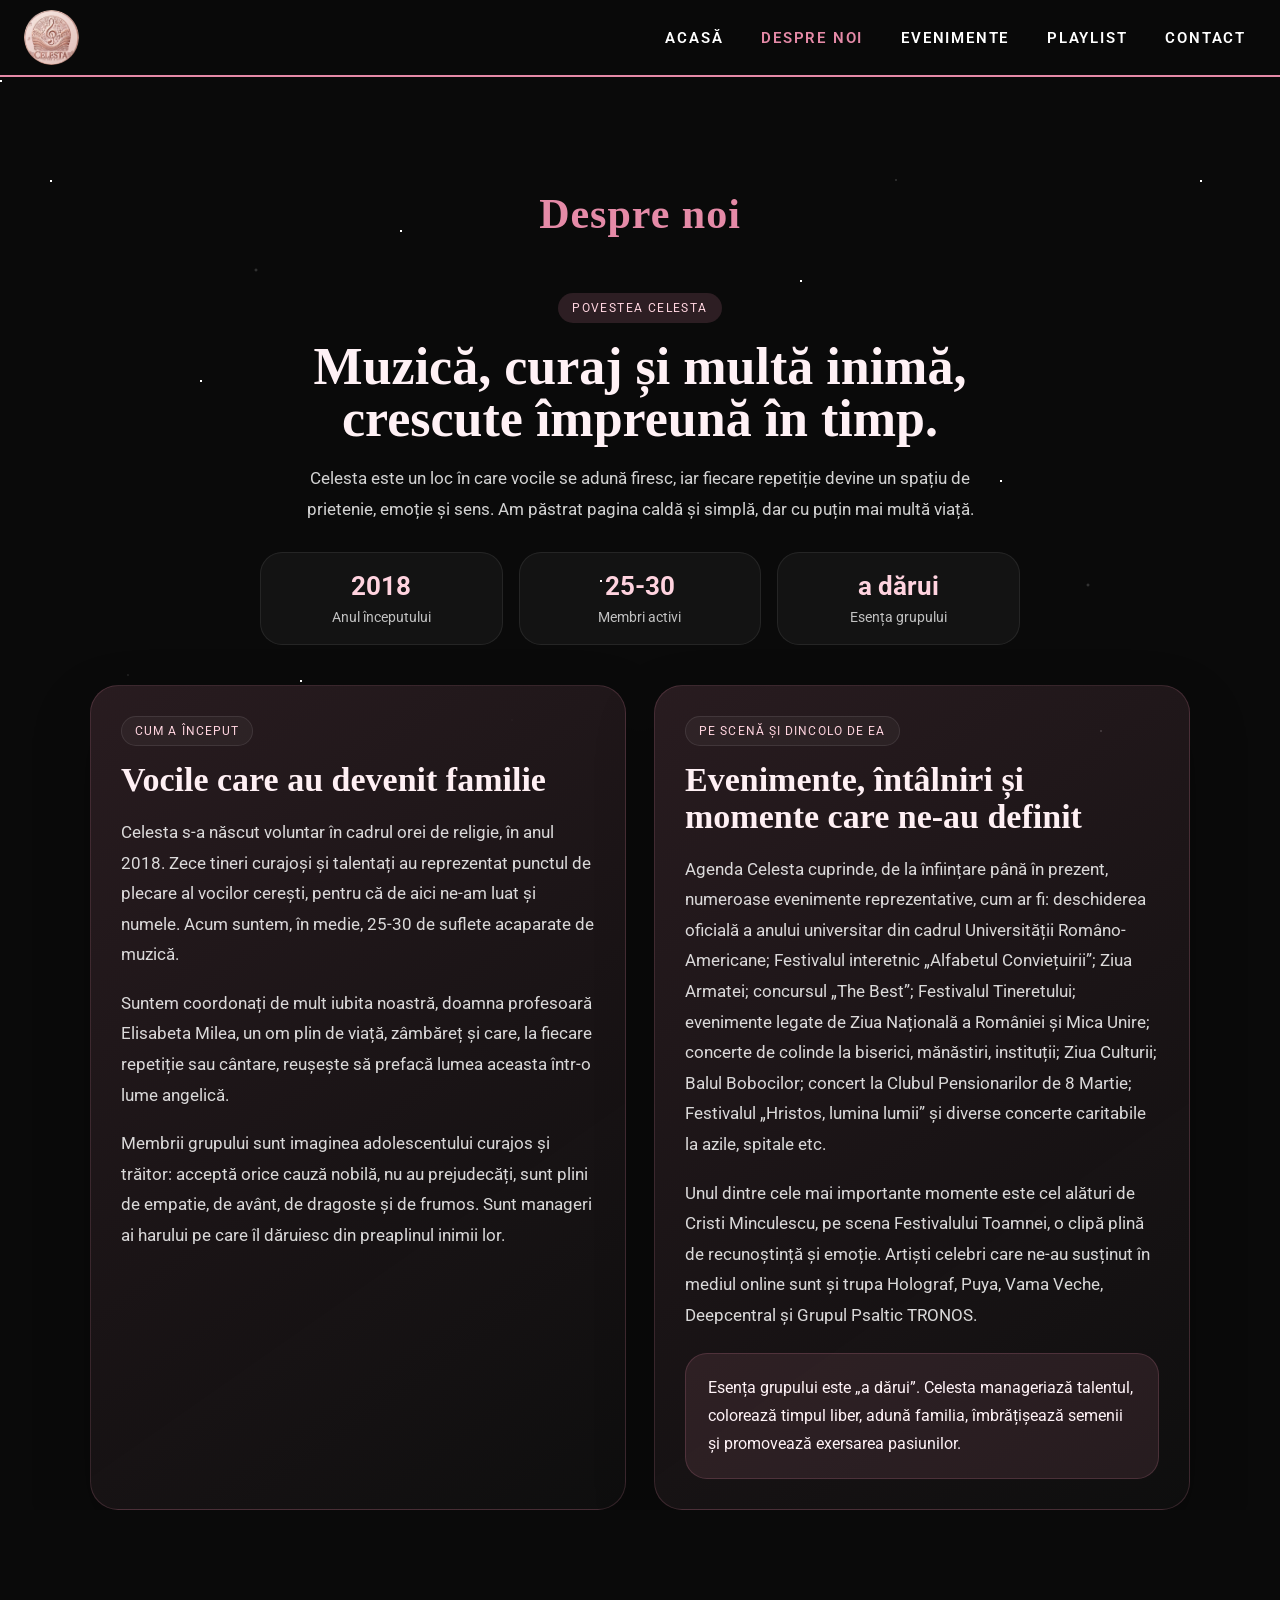
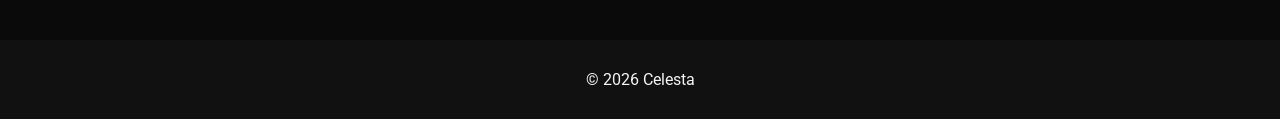
<file: despre.html>
<!DOCTYPE html>
<html lang="ro">
<head>
  <meta charset="UTF-8">
  <meta name="viewport" content="width=device-width, initial-scale=1.0, viewport-fit=cover">
  <title>Despre</title>
  <link rel="stylesheet" href="style.css?v=2.4">
</head>

<body>
  <div class="stars"></div>

  <script src="script.js?v=2.4"></script>

  <header class="navbar">
    <div class="logo">
      <a href="index.html">
        <img src="Gemini_Generated_Image_4hxson4hxson4hxs.png" alt="Celesta Logo" class="logo-img">
      </a>
    </div>

    <nav class="nav-menu" id="nav-menu">
      <a href="index.html">Acasă</a>
      <a href="despre.html" class="active">Despre noi</a>
      <a href="evenimente.html">Evenimente</a>
      <a href="playlist.html">Playlist</a>
      <a href="contact.html">Contact</a>
    </nav>
  </header>

  <section class="section">
    <h3>Despre noi</h3>

    <div class="about-hero page-animate">
      <div class="about-hero">
        <span class="about-kicker">Povestea Celesta</span>

        <h4>
          Muzică, curaj și multă inimă, crescute împreună în timp.
        </h4>

        <p>
          Celesta este un loc în care vocile se adună firesc, iar fiecare
          repetiție devine un spațiu de prietenie, emoție și sens. Am păstrat
          pagina caldă și simplă, dar cu puțin mai multă viață.
        </p>

        <div class="about-stats">
          <div class="about-stat">
            <strong>2018</strong>
            <span>Anul începutului</span>
          </div>

          <div class="about-stat">
            <strong>25-30</strong>
            <span>Membri activi</span>
          </div>

          <div class="about-stat">
            <strong>a dărui</strong>
            <span>Esența grupului</span>
          </div>
        </div>
      </div>

      <div class="about-grid page-animate-delay-1">
        <div class="text-block">
          <span class="about-label">Cum a început</span>

          <h4>Vocile care au devenit familie</h4>

          <p>
            Celesta s-a născut voluntar în cadrul orei de religie, în anul 2018.
            Zece tineri curajoși și talentați au reprezentat punctul de plecare
            al vocilor cerești, pentru că de aici ne-am luat și numele. Acum
            suntem, în medie, 25-30 de suflete acaparate de muzică.
          </p>

          <p>
            Suntem coordonați de mult iubita noastră, doamna profesoară Elisabeta
            Milea, un om plin de viață, zâmbăreț și care, la fiecare repetiție
            sau cântare, reușește să prefacă lumea aceasta într-o lume angelică.
          </p>

          <p>
            Membrii grupului sunt imaginea adolescentului curajos și trăitor:
            acceptă orice cauză nobilă, nu au prejudecăți, sunt plini de empatie,
            de avânt, de dragoste și de frumos. Sunt manageri ai harului pe care
            îl dăruiesc din preaplinul inimii lor.
          </p>
        </div>

        <div class="text-block">
          <span class="about-label">Pe scenă și dincolo de ea</span>

          <h4>
            Evenimente, întâlniri și momente care ne-au definit
          </h4>

          <p>
            Agenda Celesta cuprinde, de la înființare până în prezent, numeroase
            evenimente reprezentative, cum ar fi: deschiderea oficială a anului
            universitar din cadrul Universității Româno-Americane; Festivalul
            interetnic „Alfabetul Conviețuirii”; Ziua Armatei; concursul „The
            Best”; Festivalul Tineretului; evenimente legate de Ziua Națională a
            României și Mica Unire; concerte de colinde la biserici, mănăstiri,
            instituții; Ziua Culturii; Balul Bobocilor; concert la Clubul
            Pensionarilor de 8 Martie; Festivalul „Hristos, lumina lumii” și
            diverse concerte caritabile la azile, spitale etc.
          </p>

          <p>
            Unul dintre cele mai importante momente este cel alături de Cristi
            Minculescu, pe scena Festivalului Toamnei, o clipă plină de
            recunoștință și emoție. Artiști celebri care ne-au susținut în mediul
            online sunt și trupa Holograf, Puya, Vama Veche, Deepcentral și
            Grupul Psaltic TRONOS.
          </p>

          <div class="about-quote">
            Esența grupului este „a dărui”. Celesta manageriază talentul,
            colorează timpul liber, adună familia, îmbrățișează semenii și
            promovează exersarea pasiunilor.
          </div>
        </div>
      </div>
    </div>
  </section>

  <footer>&copy; 2026 Celesta</footer>
</body>
</html>
</file>
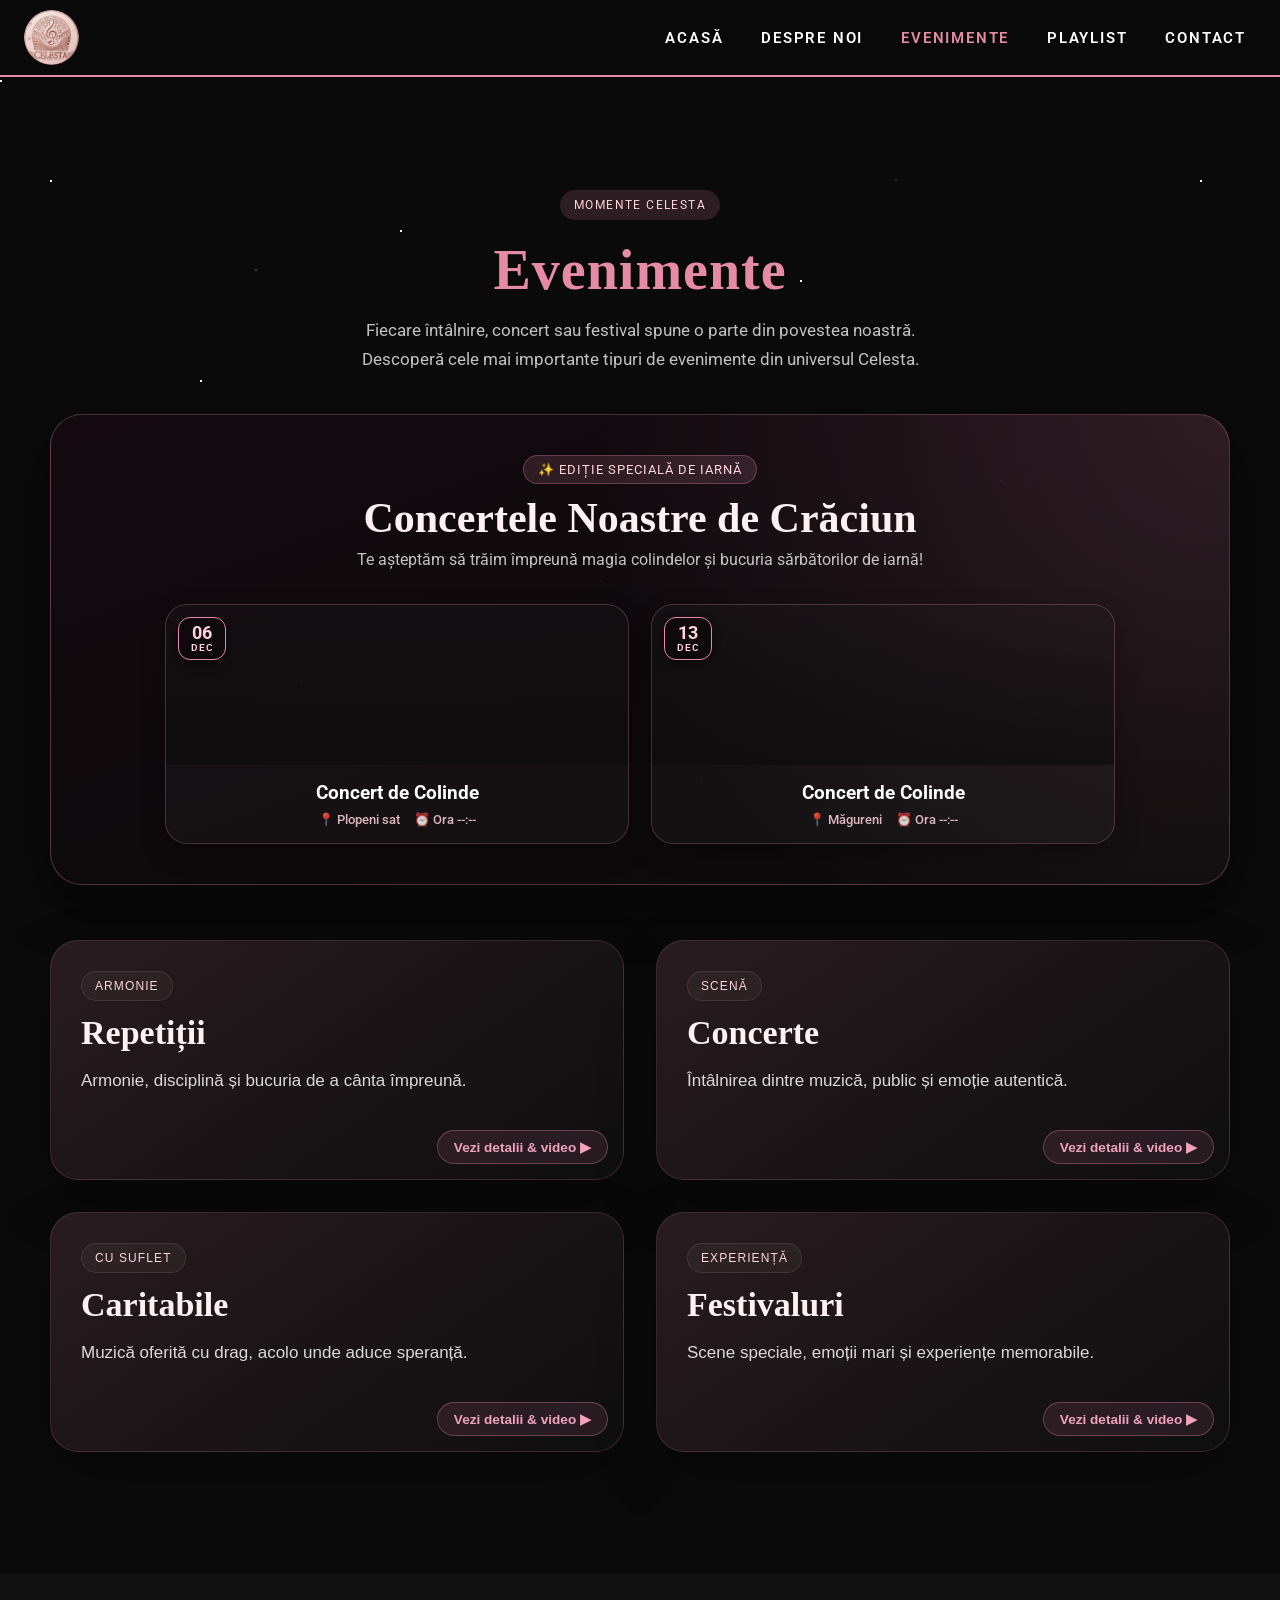
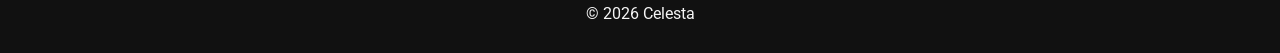
<file: evenimente.html>
<!DOCTYPE html>
<html lang="ro">
<head>
  <meta charset="UTF-8">
  <meta name="viewport" content="width=device-width, initial-scale=1.0, viewport-fit=cover">
  <title>Evenimente</title>
  <link rel="stylesheet" href="style.css?v=2.4">
</head>

<body>
  <div class="stars"></div>

  <header class="navbar">
    <div class="logo">
      <a href="index.html">
        <img src="Gemini_Generated_Image_4hxson4hxson4hxs.png" alt="Celesta Logo" class="logo-img">
      </a>
    </div>

    <nav class="nav-menu" id="nav-menu">
      <a href="index.html">Acasă</a>
      <a href="despre.html">Despre noi</a>
      <a href="evenimente.html" class="active">Evenimente</a>
      <a href="playlist.html">Playlist</a>
      <a href="contact.html">Contact</a>
    </nav>
  </header>

  <section class="section">
    <div class="events-page">
      <div class="events-hero page-animate">
        <span class="events-kicker">Momente Celesta</span>

        <h3>Evenimente</h3>

        <p>
          Fiecare întâlnire, concert sau festival spune o parte din povestea
          noastră. Descoperă cele mai importante tipuri de evenimente din
          universul Celesta.
        </p>
      </div>

<!-- SECȚIUNE NOUĂ: MAGIA CRĂCIUNULUI CELESTA (AGENDA FESTIVĂ) -->
<div class="christmas-events-section page-animate">
  <div class="christmas-header">
    <span class="christmas-kicker">✨ Ediție Specială de Iarnă</span>
    <h4>Concertele Noastre de Crăciun</h4>
    <p>Te așteptăm să trăim împreună magia colindelor și bucuria sărbătorilor de iarnă!</p>
  </div>

  <div class="christmas-cards-grid">
  
  <!-- CARD FESTIV 1 -->
  <div class="festive-card">
    <div class="festive-card-image" style="background-image: url('https://images.unsplash.com/photo-1543589077-47d81606c1bf?auto=format&fit=crop&w=800&q=80');">
      <div class="festive-badge">
        <span class="f-day">06</span>
        <span class="f-month">DEC</span>
      </div>
    </div>
    <div class="festive-card-content">
      <h5>Concert de Colinde</h5>
      <div class="festive-meta">
        <p>📍 Plopeni sat</p>
        <p>⏰ Ora --:--</p>
      </div>
    </div>
  </div>

  <!-- CARD FESTIV 2 -->
  <div class="festive-card">
    <div class="festive-card-image" style="background-image: url('https://images.unsplash.com/photo-1512389142860-9c449e58a543?auto=format&fit=crop&w=800&q=80');">
      <div class="festive-badge">
        <span class="f-day">13</span>
        <span class="f-month">DEC</span>
      </div>
    </div>
    <div class="festive-card-content">
      <h5>Concert de Colinde</h5>
      <div class="festive-meta">
        <p>📍 Măgureni</p>
        <p>⏰ Ora --:--</p>
      </div>
    </div>
  </div>


</div>

</div>
      <!-- CELE 4 CASETE EXISTENTE -->
      <div class="event-grid page-animate-delay-1">
        <button
          class="event-card"
          type="button"
          data-event-type="repetitii"
          data-event-title="Repetiții"
          data-event-description="Repetițiile sunt spațiul în care vocile noastre cresc împreună, unde lucrăm armonia, expresivitatea și bucuria de a cânta. 
          Fiecare întâlnire este un timp dedicat pasiunii, disciplinei și prieteniei dintre membrii Celesta."
        >
          <span class="event-label">Armonie</span>
          <h4>Repetiții</h4>
          <p>Armonie, disciplină și bucuria de a cânta împreună.</p>
          <div class="card-btn">
            <i class="fas fa-play-circle"></i>
          </div>
        </button>

        <button
          class="event-card"
          type="button"
          data-event-type="concerte"
          data-event-title="Concerte"
          data-event-description="Concertele reprezintă momentele în care împărtășim publicului emoția, sensibilitatea și munca noastră. 
          Fiecare apariție scenică este pentru noi o întâlnire cu oamenii, cu frumosul și cu puterea muzicii de a uni."
        >
          <span class="event-label">Scenă</span>
          <h4>Concerte</h4>
          <p>Întâlnirea dintre muzică, public și emoție autentică.</p>
          <div class="card-btn">
            <i class="fas fa-play-circle"></i>
          </div>
        </button>

        <button
          class="event-card"
          type="button"
          data-event-type="caritabile"
          data-event-title="Caritabile"
          data-event-description="Evenimentele caritabile ocupă un loc special în agenda Celesta, pentru că esența grupului nostru este dăruirea. 
          Prin muzică, ne dorim să aducem sprijin, speranță și lumină în locurile unde este cea mai mare nevoie de ele."
        >
          <span class="event-label">Cu suflet</span>
          <h4>Caritabile</h4>
          <p>Muzică oferită cu drag, acolo unde aduce speranță.</p>
          <div class="card-btn">
            <i class="fas fa-play-circle"></i>
          </div>
        </button>

        <button
          class="event-card"
          type="button"
          data-event-type="festivaluri"
          data-event-title="Festivaluri"
          data-event-description="Festivalurile sunt ocazii de afirmare, experiență și bucurie artistică. Ne oferă șansa de a cunoaște alți tineri talentați, de a reprezenta cu mândrie grupul Celesta și de a trăi momente speciale pe scene importante."
        >
          <span class="event-label">Experiență</span>
          <h4>Festivaluri</h4>
          <p>Scene speciale, emoții mari și experiențe memorabile.</p>
        </button>
        <div class="card-btn">
          <i class="fas fa-play-circle"></i>
        </div>
      </div>

      <div class="event-modal" id="event-modal" aria-hidden="true">
        <div class="event-modal-card">
          <button
            class="event-modal-close"
            type="button"
            aria-label="Închide fereastra"
          >
            &times;
          </button>

          <h4 id="event-modal-title"></h4>

          <p id="event-modal-description"></p>

          <button class="event-video-button" type="button">
            Vezi videoclipuri
          </button>

          <div class="event-video-panel" id="event-video-panel" hidden>
            <div class="event-video-grid" id="event-video-grid"></div>
          </div>
        </div>
      </div>
    </div>
  </section>

  <footer>&copy; 2026 Celesta</footer>

  <script src="script.js?v=2.4"></script>
</body>
</html>
</file>
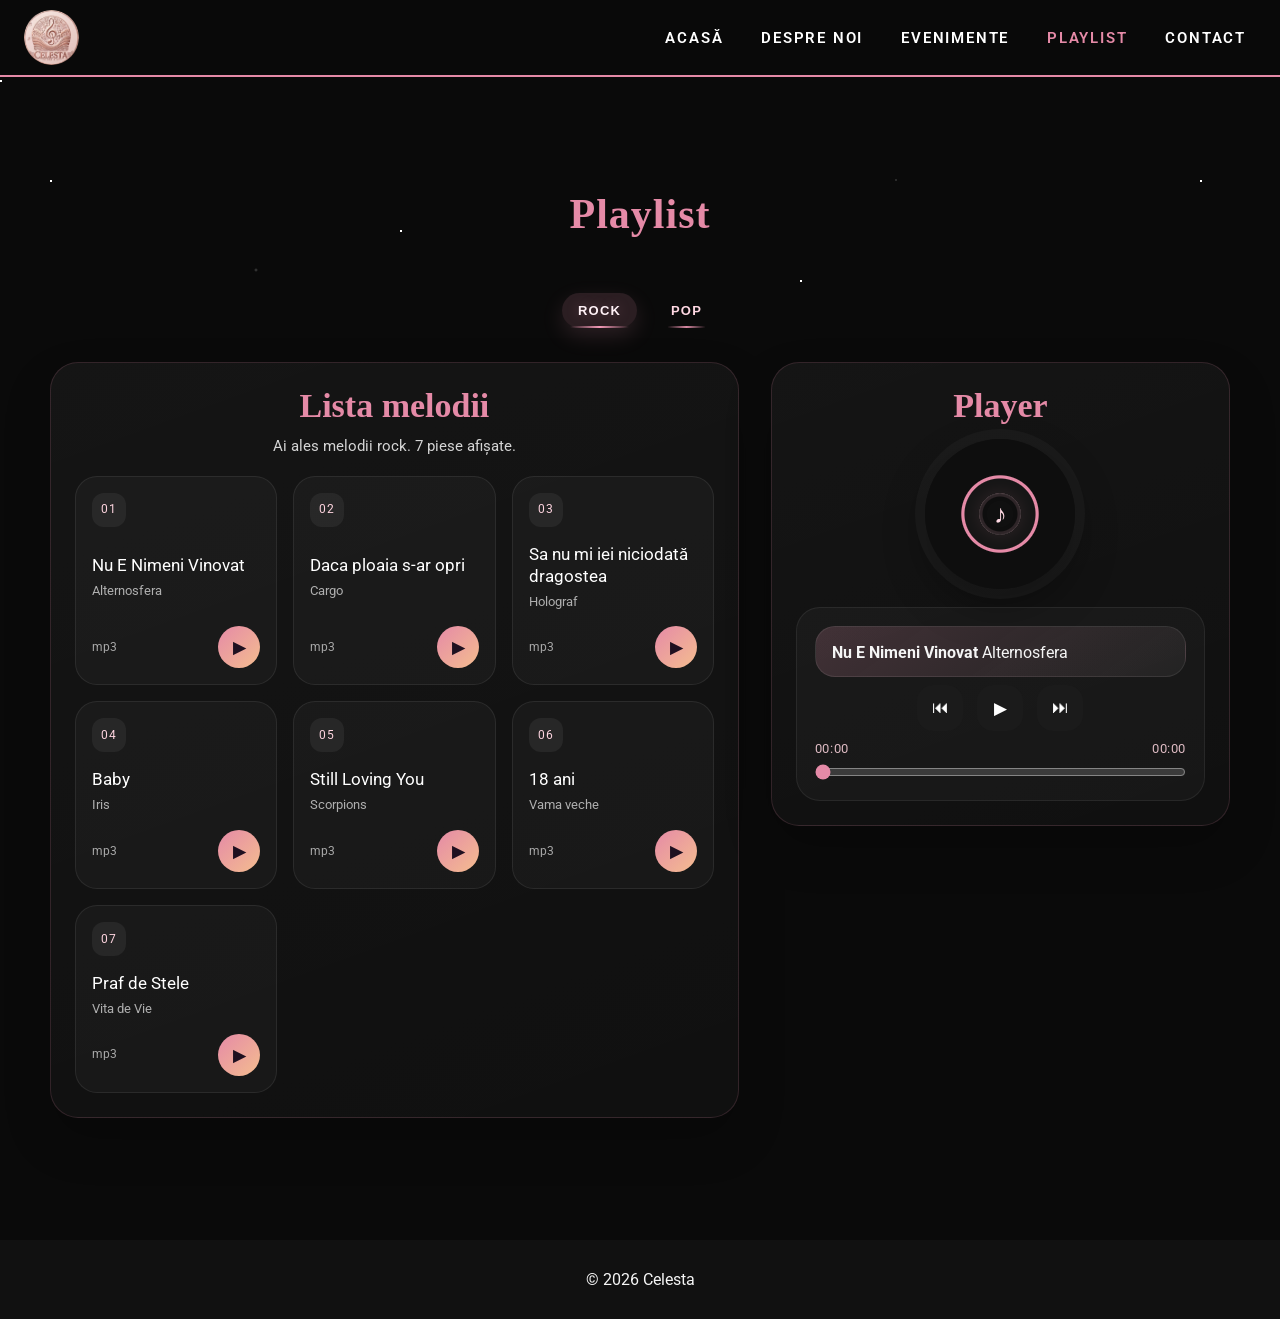
<file: playlist.html>
<!DOCTYPE html>
<html lang="ro">
<head>
  <meta charset="UTF-8">
  <meta name="viewport" content="width=device-width, initial-scale=1.0, viewport-fit=cover">
  <title>Playlist</title>
  <link rel="stylesheet" href="style.css?v=2.4">
</head>

<body>
  <div class="stars"></div>

  <header class="navbar">
    <div class="logo">
      <a href="index.html">
        <img src="Gemini_Generated_Image_4hxson4hxson4hxs.png" alt="Celesta Logo" class="logo-img">
      </a>
    </div>

    <nav class="nav-menu" id="nav-menu">
      <a href="index.html">Acasă</a>
      <a href="despre.html">Despre noi</a>
      <a href="evenimente.html">Evenimente</a>
      <a href="playlist.html" class="active">Playlist</a>
      <a href="contact.html">Contact</a>
    </nav>
  </header>

  <section class="section">
    <h3>Playlist</h3>

    <div class="playlist-page">
      <div class="playlist-hero page-animate">
        <div class="playlist-hero-copy">
          <div class="playlist-hero-actions">
            <button
              class="playlist-tab playlist-hero-tab active"
              data-playlist="rock"
            >
              Rock
            </button>

            <button
              class="playlist-tab playlist-hero-tab"
              data-playlist="pop"
            >
              Pop
            </button>
          </div>
        </div>
      </div>

      <div class="playlist-stage page-animate-delay-1">
        <section class="music-panel playlist-browser">
          <div class="panel-heading">
            <h4>Lista melodii</h4>
            <p id="playlist-selected-type">Ai ales melodii rock.</p>
          </div>

          <ol class="playlist-list" id="playlist-list"></ol>
        </section>

        <section class="music-panel player-panel">
          <div class="panel-heading">
            <h4>Player</h4>
          </div>

          <div class="player-shell">
            <div class="player-disc">
              <span>♪</span>
            </div>

            <div class="player-meta">
              <audio id="audio-player"></audio>

              <div class="player-now-playing">
                <strong id="player-song-title">—</strong>
                <span id="player-song-artist">—</span>
              </div>

              <div class="player-controls">
                <button onclick="prevSong()">⏮</button>
                <button onclick="togglePlay()" id="play-btn">▶</button>
                <button onclick="nextSong()">⏭</button>
              </div>

              <div class="player-timing">
                <span id="current-time">00:00</span>
                <span id="duration-time">00:00</span>
              </div>

              <input
                type="range"
                id="progress"
                value="0"
                min="0"
                max="100"
                step="0.1"
              >
            </div>
          </div>
        </section>
      </div>
    </div>
  </section>

  <footer>&copy; 2026 Celesta</footer>

  <script src="script.js?v=2.4"></script>
</body>
</html>
</file>
<file: style.css>
@import url('https://fonts.googleapis.com/css2?family=Roboto:ital,wght@0,300;0,400;0,500;0,700;1,400&display=swap');

*{
  margin:0;
  padding:0;
  box-sizing:border-box;
}

body{ 
  font-family:'Roboto', sans-serif;
  color:#f5f5f5; 
  min-height:100vh;
  padding-top: clamp(65px, 8vh, 90px); 
  display:flex; 
  flex-direction:column;
  background: #0a0a0a;
  overflow-x: hidden;
}



html{
  scroll-behavior:smooth;
}

[hidden]{
  display:none;
}

/* container stele */
.stars {
  position: fixed;
  width: 100%;
  height: 100%;
  background: transparent;
  z-index: -1;
}

/* layer de stele */
.stars::after {
  content: "";
  position: absolute;
  width: 2px;
  height: 2px;
  background: white;
  box-shadow:
    50px 100px white,
    200px 300px white,
    400px 150px white,
    600px 500px white,
    800px 200px white,
    1000px 400px white,
    1200px 100px white,
    1400px 300px white,
    1600px 250px white,
    1800px 450px white,
    300px 600px white,
    700px 700px white,
    1100px 650px white,
    1500px 750px white,
    1700px 600px white;
  animation: twinkle 2s infinite alternate;
}

/* animaČ›ie uČ™oarÄƒ */
@keyframes twinkle {
  from {
    opacity: 0.3;
  }
  to {
    opacity: 1;
  }
}

@import url('https://fonts.googleapis.com/css2?family=Great+Vibes&display=swap');

/* ================= HEADER & NAVBAR ================= */
header.navbar {
  position: fixed;
  top: 0;
  left: 0;
  width: 100%;
  display: flex;
  flex-direction: row;
  flex-wrap: nowrap; /* Împiedică trecerea meniului sub logo */
  justify-content: space-between;
  align-items: center;
  padding: 10px clamp(4px, 2vw, 24px);
  background: rgba(10, 10, 10, 0.96);
  backdrop-filter: blur(12px);
  z-index: 1000;
  border-bottom: 2px solid #e58aa7;
  box-sizing: border-box;
}

@import url('https://fonts.googleapis.com/css2?family=Great+Vibes&display=swap');

/* Containerul pentru logo-ul imagine */
.logo {
  display: flex;
  align-items: center;
  justify-content: center;
  flex-shrink: 0;
}

/* Imaginea logo-ului (cercul roz) */
.logo-img {
  height: clamp(35px, 5vw, 55px); /* Dimensiune adaptabilă */
  width: auto;
  border-radius: 50%; /* Asigură o formă perfect rotundă */
  object-fit: contain;
  display: block;
}


/* Ascundem definitiv butoanele de mobil */
.hamburger,
.close-btn,
button.close-btn,
button.hamburger {
  display: none;
  visibility: hidden;
  opacity: 0;
  pointer-events: none;
}

/* MENIUL: Întotdeauna în dreapta logo-ului, pe un singur rând */
.nav-menu {
  position: static;
  display: flex;
  flex-direction: row;
  flex-wrap: nowrap;
  align-items: center;
  justify-content: flex-end;
  gap: clamp(4px, 1.4vw, 22px);
  width: auto;
  height: auto;
  background: transparent;
  box-shadow: none;
  padding: 0;
  margin: 0;
}

/* Opțiunile din meniu */
.nav-menu a {
  font-size: clamp(10px, 1.5vw, 15px); /* Mărit de la 8px-13px la 10px-15px */
  padding: 4px clamp(3px, 0.8vw, 10px);
  letter-spacing: clamp(0.5px, 0.15vw, 1.8px);
  white-space: nowrap;
  color: #ffffff;
  text-decoration: none;
  text-transform: uppercase;
  font-weight: 600;
  transition: color 0.2s ease;
}
.nav-menu a:hover,
.nav-menu a.active {
  color: #e58aa7;
  background: transparent;
}

/* ================= HERO ================= */
.hero{
  height:100vh;
  display:flex;
  justify-content:center;
  align-items:center;
  text-align:center;
  background:
    linear-gradient(rgba(0,0,0,0.4),rgba(0,0,0,0.4)),
    url("imagini/63c2bac1-b976-4794-8f7e-fd996bc3b64d%202.jpg")
    center/cover no-repeat;
}

.hero h2{
  font-family:'Coneria', cursive;
  font-size:74px;
  color:#e58aa7;
}

/* ================= BUTTON ================= */
button{
  padding:16px 34px;
  border:none;
  border-radius:18px;
  background:#ef97ab;
  color:#fff;
  font-size:17px;
  cursor:pointer;

  transition: 
    background 0.3s ease,
    transform 0.2s ease,
    box-shadow 0.2s ease;

  will-change: transform;
}

button:hover{
  background:#c85c7b;
  transform:scale(1.03);
}

/* ================= SECTIONS ================= */
.section{
  padding:110px 32px 90px;
  text-align:center;
}

.section h3{
  font-family:'Coneria', cursive;
  font-size:42px;
  color:#e58aa7;
  margin-bottom:55px;
  letter-spacing:1px;
}

/* ================= STARRY BACKGROUND ================= */
body::before{
  content:"";
  position:fixed;
  inset:0;
  z-index:-1;

  background:
    radial-gradient(2px 2px at 20% 30%, white, transparent),
    radial-gradient(1.5px 1.5px at 70% 20%, white, transparent),
    radial-gradient(1.5px 1.5px at 40% 80%, white, transparent),
    radial-gradient(2px 2px at 85% 65%, white, transparent),
    radial-gradient(1px 1px at 10% 75%, white, transparent);

  opacity:0.25; /* foarte discret */
  pointer-events:none;
}


/* ================= ABOUT PAGE ================= */
.about-page,
.events-page,
.playlist-page,
.contact-page,
.gallery-page{
  max-width:1240px;
  width: 100%;
  margin:0 auto;
}

.about-hero{
  position:relative;
  overflow:hidden;
  margin-bottom:40px;
  padding:0;
  border:none;
  border-radius:0;
  background:transparent;
  box-shadow:none;
  text-align:center;
}

.about-kicker{
  display:inline-flex;
  align-items:center;
  padding:8px 14px;
  border-radius:999px;
  background:rgba(229,138,167,0.16);
  color:#ffd4df;
  font-size:12px;
  letter-spacing:1.4px;
  text-transform:uppercase;
  margin-bottom:18px;
}

.about-hero h4{
  max-width:760px;
  margin-left:auto;
  margin-right:auto;
  font-family:'Coneria', cursive;
  font-size:52px;
  line-height:1;
  color:#fff1f5;
  margin-bottom:18px;
}

.about-hero p{
  max-width:680px;
  margin-left:auto;
  margin-right:auto;
  font-size:17px;
  line-height:1.8;
  color:rgba(255,255,255,0.82);
}

.about-stats{
  max-width:760px;
  margin:28px auto 0;
  margin-top:28px;
  display:grid;
  grid-template-columns:repeat(3, minmax(0, 1fr));
  gap:16px;
}

.about-stat{
  padding:18px 20px;
  border-radius:22px;
  background:rgba(255,255,255,0.04);
  border:1px solid rgba(255,255,255,0.08);
}

.about-stat strong{
  display:block;
  margin-bottom:6px;
  font-size:26px;
  color:#ffd3df;
  font-weight:700;
}

.about-stat span{
  font-size:14px;
  color:rgba(255,255,255,0.74);
}

.about-grid{
  max-width:1100px;
  margin:0 auto;
  display:grid;
  grid-template-columns:repeat(2, minmax(0, 1fr));
  gap:28px;
  align-items:stretch;
}

.text-block{
  position:relative;
  padding:30px;
  border:1px solid rgba(229,138,167,0.18);
  border-radius:28px;
  background:
    linear-gradient(145deg, rgba(229,138,167,0.14), rgba(255,255,255,0.02)),
    rgba(10,10,10,0.86);
  box-shadow:0 24px 60px rgba(0,0,0,0.24);
  text-align:left;
}

.about-label{
  display:inline-flex;
  align-items:center;
  margin-bottom:16px;
  padding:7px 13px;
  border-radius:999px;
  border:1px solid rgba(255,255,255,0.09);
  background:rgba(255,255,255,0.04);
  color:#ffd4df;
  font-size:12px;
  letter-spacing:1.1px;
  text-transform:uppercase;
}

.text-block h4{
  font-family:'Coneria', cursive;
  font-size:34px;
  line-height:1.08;
  color:#fff0f4;
  margin-bottom:18px;
}

.text-block p{
  font-size:17px;
  line-height:1.8;
  color:rgba(255,255,255,0.84);
  margin-bottom:18px;
}

.text-block p:last-child{
  margin-bottom:0;
}

.about-quote{
  margin-top:22px;
  padding:20px 22px;
  border-radius:22px;
  background:rgba(229,138,167,0.11);
  border:1px solid rgba(229,138,167,0.18);
  color:#fff3f7;
  line-height:1.75;
  font-size:16px;
}

/* ================= EVENTS PAGE ================= */
.events-page{
  max-width:1180px;
  width: 100%;
  margin:0 auto;
}

.events-hero{
  margin-bottom:40px;
  padding:0;
  border:none;
  background:none;
  box-shadow:none;
  text-align:center;
}

.events-kicker{
  display:inline-flex;
  align-items:center;
  padding:8px 14px;
  border-radius:999px;
  background:rgba(229,138,167,0.16);
  color:#ffd4df;
  font-size:12px;
  letter-spacing:1.4px;
  text-transform:uppercase;
  margin-bottom:18px;
}

.events-hero h3{
  font-family:'Coneria', cursive;
  font-size:56px;
  color:#e58aa7;
  margin-bottom:14px;
  text-align:center;
}

.events-hero p{
  max-width:600px;
  margin:0 auto;
  font-size:17px;
  line-height:1.7;
  color:rgba(255,255,255,0.75);
  text-align:center;
}

.event-grid{
  display:grid;
  grid-template-columns:repeat(2, minmax(0, 1fr));
  gap:32px;
}

.event-card{
  position:relative;
  padding:30px;
  border:1px solid rgba(229,138,167,0.18);
  border-radius:28px;
  background:
    linear-gradient(145deg, rgba(229,138,167,0.14), rgba(255,255,255,0.02)),
    rgba(10,10,10,0.86);
  box-shadow:0 24px 60px rgba(0,0,0,0.24);
  text-align:left;
  min-height:240px;
  display:flex;
  flex-direction:column;
  align-items:flex-start;
  justify-content:flex-start;
  gap:14px;
  transition:transform 0.25s ease, border-color 0.25s ease, box-shadow 0.25s ease;
}

.event-card:hover{
  transform:translateY(-6px);
  border-color:rgba(229,138,167,0.38);
  box-shadow:0 30px 70px rgba(0,0,0,0.3);
  background:
    linear-gradient(145deg, rgba(229,138,167,0.18), rgba(255,255,255,0.03)),
    rgba(10,10,10,0.9);
}

.event-label{
  display:inline-flex;
  align-items:center;
  padding:7px 13px;
  border-radius:999px;
  border:1px solid rgba(255,255,255,0.09);
  background:rgba(255,255,255,0.04);
  color:#ffd4df;
  font-size:12px;
  letter-spacing:1.1px;
  text-transform:uppercase;
}

.event-card h4{
  font-family:'Coneria', cursive;
  font-size:34px;
  line-height:1.08;
  color:#fff0f4;
  margin:0;
}

.event-card p{
  font-size:17px;
  line-height:1.8;
  color:rgba(255,255,255,0.84);
  margin:0;
}

/* Indicator vizual pentru cardurile din Evenimente */
.event-card, 
.events-grid > div {
  position: relative;
  /* Dezactivăm click-ul pe tot cardul; interacțiunea se face prin buton */
  pointer-events: none;
  transition: transform 0.25s ease, border-color 0.25s ease, box-shadow 0.25s ease;
  padding-bottom: 55px; /* Spațiu în jos pentru buton */
}

/* Efect de ridicare la hover peste card */
.event-card:hover,
.events-grid > div:hover {
  transform: translateY(-6px);
  border-color: rgba(229, 138, 167, 0.38);
  box-shadow: 0 30px 70px rgba(0, 0, 0, 0.3);
}

/* Butonul din colțul casetei - reactivăm click-ul doar pe el */
.event-card::after,
.events-grid > div::after {
  content: "Vezi detalii & video ▶";
  position: absolute;
  bottom: 15px;
  right: 15px;
  pointer-events: auto; /* Permite click doar pe buton */
  cursor: pointer;
  background-color: rgba(212, 114, 158, 0.12);
  color: #f1a3be;
  font-size: 0.85rem;
  font-weight: 600;
  padding: 8px 16px;
  border-radius: 20px;
  border: 1px solid rgba(229, 138, 167, 0.35);
  transition: color 0.25s ease, border-color 0.25s ease, box-shadow 0.25s ease, transform 0.2s ease;
}

/* Efect de strălucire / iluminare la hover fără umplere (fill) */
.event-card:hover::after,
.events-grid > div:hover::after {
  background-color: rgba(212, 114, 158, 0.18); /* Nu se umple solid, doar se intensifică ușor */
  color: #ffffff;
  border-color: #e58aa7;
  box-shadow: 0 0 12px rgba(229, 138, 167, 0.4); /* Luminează discret */
  transform: scale(1.02);
}

/* Butonul „Vezi videoclipuri” din modal */
.event-video-button {
  background-color: rgba(212, 114, 158, 0.12);
  color: #f1a3be;
  border: 1px solid rgba(229, 138, 167, 0.35);
  padding: 10px 20px;
  border-radius: 20px;
  font-size: 14px;
  font-weight: 600;
  cursor: pointer;
  transition: color 0.25s ease, border-color 0.25s ease, box-shadow 0.25s ease, background-color 0.25s ease, transform 0.2s ease;
  margin-top: 18px;
}

/* Efectul la hover: luminează discret fără fundal roz plin */
.event-video-button:hover {
  background-color: rgba(212, 114, 158, 0.18);
  color: #ffffff;
  border-color: #e58aa7;
  box-shadow: 0 0 12px rgba(229, 138, 167, 0.4);
  transform: translateY(-2px);
}

.event-video-panel{
  margin-top:24px;
  padding:18px;
  border-radius:24px;
  border:1px solid rgba(255,255,255,0.08);
  background:rgba(255,255,255,0.04);
  animation:videoPanelIn 0.35s ease forwards;
}

.event-video-header{
  display:flex;
  flex-direction:column;
  gap:6px;
  margin-bottom:16px;
}

.event-video-header span{
  color:#fff1f5;
  font-size:18px;
  font-weight:700;
}

.event-video-header small{
  color:rgba(255,255,255,0.62);
  line-height:1.5;
}

.event-video-grid{
  display:grid;
  grid-template-columns:repeat(2, minmax(0, 1fr));
  gap:14px;
}

.event-video-card{
  overflow:hidden;
  border-radius:18px;
  background:rgba(255, 255, 255, 0.03);
  border:1px solid rgba(229,138,167,0.2);
}

.event-video-card video{
  width:100%;
  height:160px;
  display:block;
  object-fit:cover;
  background:#050505;
  pointer-events:auto;
}

.event-video-card,
.event-video-card video{
  cursor:default;
}

.event-video-card p{
  padding:12px;
  margin:0;
  font-size:14px;
  color:rgba(255,255,255,0.82);
}

@keyframes videoPanelIn{
  from{
    opacity:0;
    transform:translateY(10px);
  }
  to{
    opacity:1;
    transform:translateY(0);
  }
}

@media(max-width:640px){
  .event-video-grid{
    grid-template-columns:1fr;
  }

  .event-video-card video{
    height:190px;
  }
}

/* ================= SECȚIUNE FESTIVĂ DE CRĂCIUN (AGENDA TIHNIȚĂ) ================= */
.christmas-events-section {
  margin-bottom: 55px;
  padding: 40px 24px;
  border: 1px solid rgba(229, 138, 167, 0.3);
  border-radius: 32px;
  background: 
    radial-gradient(circle at top right, rgba(229, 138, 167, 0.15), transparent 50%),
    linear-gradient(160deg, rgba(20, 10, 15, 0.95), rgba(10, 10, 10, 0.98));
  box-shadow: 0 20px 50px rgba(0, 0, 0, 0.5);
  text-align: center;
}

.christmas-header {
  margin-bottom: 35px;
}

.christmas-kicker {
  display: inline-block;
  padding: 6px 14px;
  border-radius: 20px;
  background: rgba(229, 138, 167, 0.15);
  border: 1px solid rgba(229, 138, 167, 0.3);
  color: #ffd4df;
  font-size: 13px;
  letter-spacing: 1px;
  text-transform: uppercase;
  margin-bottom: 10px;
}

.christmas-header h4 {
  font-family: 'Coneria', cursive;
  font-size: 42px;
  color: #fff0f4;
  margin-bottom: 8px;
}

.christmas-header p {
  font-size: 16px;
  color: rgba(255, 255, 255, 0.75);
  max-width: 580px;
  margin: 0 auto;
}

/* ================= GRID CARDURI COMPACTE CRĂCIUN ================= */
.christmas-cards-grid {
  display: grid;
  grid-template-columns: repeat(auto-fit, minmax(240px, 1fr));
  gap: 22px;
  max-width: 950px;
  margin: 0 auto;
}

/* CARD INDIVIDUAL */
.festive-card {
  background: rgba(255, 255, 255, 0.03);
  border: 1px solid rgba(229, 138, 167, 0.25);
  border-radius: 22px;
  overflow: hidden;
  display: flex;
  flex-direction: column;
  transition: transform 0.3s ease, border-color 0.3s ease, box-shadow 0.3s ease;
  box-shadow: 0 10px 25px rgba(0, 0, 0, 0.3);
}

.festive-card:hover {
  transform: translateY(-5px);
  border-color: #e58aa7;
  box-shadow: 0 15px 35px rgba(229, 138, 167, 0.2);
  background: rgba(255, 255, 255, 0.05);
}

/* IMAGINEA DE SUS */
.festive-card-image {
  height: 160px;
  width: 100%;
  background-size: cover;
  background-position: center;
  position: relative;
  padding: 12px;
  display: flex;
  align-items: flex-start;
}

.festive-card-image::after {
  content: "";
  position: absolute;
  inset: 0;
  background: linear-gradient(to bottom, rgba(0,0,0,0.15), rgba(10,10,10,0.6));
}

/* ECUSON CU DATA (Pe poză) */
.festive-badge {
  position: relative;
  z-index: 2;
  background: rgba(15, 10, 12, 0.85);
  backdrop-filter: blur(6px);
  border: 1px solid #e58aa7;
  border-radius: 12px;
  padding: 6px 12px;
  display: flex;
  flex-direction: column;
  align-items: center;
  color: #ffd4df;
  box-shadow: 0 4px 10px rgba(0,0,0,0.4);
}

.f-day {
  font-size: 18px;
  font-weight: 700;
  line-height: 1;
}

.f-month {
  font-size: 10px;
  font-weight: 600;
  letter-spacing: 0.8px;
  text-transform: uppercase;
}

/* CONȚINUT TEXT JOS (MINIMALIST) */
.festive-card-content {
  padding: 16px 18px;
  text-align: center;
  display: flex;
  flex-direction: column;
  gap: 8px;
}

.festive-card-content h5 {
  font-size: 19px;
  color: #ffffff;
  font-weight: 700;
  margin: 0;
}

.festive-meta {
  display: flex;
  justify-content: center;
  gap: 14px;
  font-size: 13px;
  color: rgba(255, 212, 223, 0.85);
  font-weight: 500;
}

.festive-meta p {
  margin: 0;
  white-space: nowrap;
}

/* Mobil */
@media (max-width: 540px) {
  .christmas-cards-grid {
    grid-template-columns: 1fr;
    max-width: 320px;
  }
  
  .festive-card-image {
    height: 140px;
  }
}


/* ================= EVENT MODAL ================= */
/* ================= EVENT MODAL (PORTRAIT / VERTICAL) ================= */
.event-modal {
  position: fixed;
  inset: 0;
  display: flex;
  align-items: center;
  justify-content: center;
  padding: 16px; /* Spațiu minim pe marginile ecranului */
  background: rgba(0, 0, 0, 0.75);
  backdrop-filter: blur(8px);
  -webkit-backdrop-filter: blur(8px);
  z-index: 1200;
  opacity: 0;
  pointer-events: none;
  transition: opacity 0.25s ease;
}

.event-modal[aria-hidden="false"] {
  opacity: 1;
  pointer-events: auto;
}

/* Cardul din modal pe mobil vertical */
.event-modal-card {
  position: relative; /* Esențial pentru ca X-ul să se ancoreze de colțul casetei */
  width: 100%;
  max-width: 500px;
  padding: 24px 20px 20px 20px; /* Padding optimizat interior */
  border: 1px solid rgba(229, 138, 167, 0.25);
  border-radius: 24px;
  background:
    radial-gradient(circle at top right, rgba(229, 138, 167, 0.15), transparent 40%),
    linear-gradient(145deg, rgba(229, 138, 167, 0.12), rgba(255, 255, 255, 0.02)),
    rgba(10, 10, 10, 0.96);
  box-shadow: 0 20px 50px rgba(0, 0, 0, 0.6);
  text-align: left;
  box-sizing: border-box;
}

/* Titlul "Repetiții" - lăsăm loc dedicat în dreapta pentru X */
.event-modal-card h4 {
  font-family: 'Coneria', cursive;
  font-size: 32px;
  line-height: 1.1;
  color: #fff0f4;
  margin: 0 0 14px 0;
  padding-right: 35px; /* Împiedică cuvântul să ajungă sub X */
}

/* Textul descriptiv */
.event-modal-card p {
  font-size: 15px;
  line-height: 1.6;
  color: rgba(255, 255, 255, 0.88);
  margin-bottom: 20px;
}

/* BUTONUL X - Pozitivat exact în colțul din dreapta sus al casetei */
button.event-modal-close {
  position: absolute;
  top: 16px;
  right: 18px;
  width: auto;
  height: auto;
  padding: 0;
  margin: 0;
  
  /* Stil curat: fără cerc, fără fundal */
  background: transparent;
  border: none;
  border-radius: 0;
  box-shadow: none;
  transform: none;
  
  color: #ffffff;
  font-size: 26px;
  line-height: 1;
  cursor: pointer;
  z-index: 30;
  -webkit-tap-highlight-color: transparent; /* Elimină fundalul roz de la atingere */
  transition: color 0.2s ease, transform 0.2s ease;
}

/* Hover/Tap pe X */
button.event-modal-close:hover,
button.event-modal-close:active,
button.event-modal-close:focus {
  background: transparent;
  color: #e58aa7;
  text-shadow: 0 0 10px rgba(229, 138, 167, 0.6);
}

/* Butonul "Vezi videoclipuri" centrat jos */
.event-video-button {
  display: block;
  width: fit-content;
  margin: 0 auto;
  background-color: rgba(212, 114, 158, 0.12);
  color: #f1a3be;
  border: 1px solid rgba(229, 138, 167, 0.35);
  padding: 10px 22px;
  border-radius: 20px;
  font-size: 14px;
  font-weight: 600;
  cursor: pointer;
  -webkit-tap-highlight-color: transparent;
  transition: all 0.25s ease;
}

.event-video-button:hover,
.event-video-button:active {
  background-color: rgba(212, 114, 158, 0.18);
  color: #ffffff;
  border-color: #e58aa7;
  box-shadow: 0 0 12px rgba(229, 138, 167, 0.4);
}

.modal-label{
  margin-top:6px;
}

/* ================= PLAYLIST PAGE ================= */
.playlist-page{
  max-width:1180px;
  width: 100%;
  margin:0 auto;
}

.playlist-hero{
  display:block;
  margin-bottom:34px;
}

.playlist-hero-copy{
  position:relative;
  overflow:visible;
  border:none;
  border-radius:0;
  background:transparent;
  box-shadow:none;
  padding:0;
  display:flex;
  flex-direction:column;
  align-items:center;
  justify-content:center;
  text-align:center;
  gap:22px;
}

.playlist-hero-copy h4{
  font-family:'Coneria', cursive;
  font-size:54px;
  line-height:1;
  color:#fff1f5;
  margin-bottom:0;
}

.playlist-hero-title{
  width:100%;
  text-align:center;
}

.playlist-hero-actions{
  display:flex;
  flex-wrap:wrap;
  justify-content:center;
  gap:18px;
}

.playlist-hero-tab{
  min-width:auto;
  padding:12px 10px;
  font-size:15px;
  letter-spacing:1.2px;
  background:transparent;
  box-shadow:none;
  color:rgba(255, 225, 235, 0.86);
  opacity:0;
  transform:translateY(6px);
  transition:
    color 0.25s ease,
    transform 0.25s ease,
    text-shadow 0.25s ease;
  animation:playlist-hero-tab-in 0.45s ease forwards;
}

.playlist-hero-tab:nth-child(2){
  animation-delay:0.08s;
}

.playlist-hero-tab::before{
  display:none;
}

.playlist-hero-tab::after{
  content:"";
  position:absolute;
  left:10px;
  right:10px;
  bottom:1px;
  height:2px;
  border-radius:999px;
  background:linear-gradient(90deg, transparent, rgba(244, 154, 184, 0.98), transparent);
  opacity:0;
  transform:scaleX(0.7);
  transition:opacity 0.25s ease, transform 0.25s ease;
}

.playlist-hero-tab:hover,
.playlist-hero-tab.active{
  background:transparent;
  color:#ffd9e5;
  transform:translateY(-2px);
  text-shadow:0 0 12px rgba(244, 154, 184, 0.35);
}

.playlist-hero-tab:hover::after,
.playlist-hero-tab.active::after{
  opacity:1;
  transform:scaleX(1);
}

@keyframes playlist-hero-tab-in{
  from{
    opacity:0;
    transform:translateY(6px);
  }
  to{
    opacity:1;
    transform:translateY(0);
  }
}

.playlist-stage{
  display:grid;
  grid-template-columns:minmax(0, 1.2fr) minmax(300px, 0.8fr);
  align-items:start;
  gap:32px;
  margin-bottom:32px;
}

/* ================= PANELS ================= */
.music-panel{
  background:
    linear-gradient(160deg, rgba(255,255,255,0.02), rgba(255,255,255,0)),
    #101010;
  border:1px solid rgba(229,138,167,0.16);
  border-radius:28px;
  padding:24px;
  width:100%;
  box-shadow:0 22px 48px rgba(0,0,0,0.2);
}

.panel-heading h4{
  font-family:'Coneria', cursive;
  font-size:34px;
  color:#e58aa7;
  margin-bottom:10px;
}

.panel-heading p{
  font-size:15px;
  line-height:1.5;
  margin-bottom:18px;
  color:rgba(255,255,255,0.82);
}

/* ================= TABS ================= */
.playlist-tabs{
  display:flex;
  flex-wrap:wrap;
  gap:10px;
  margin:12px 0 20px;
}

.playlist-tab{
  position:relative;
  isolation:isolate;
  padding:10px 16px;
  border:none;
  border-radius:999px;
  background:transparent;
  color:rgba(255,241,245,0.72);
  cursor:pointer;
  font-size:13px;
  font-weight:600;
  text-transform:uppercase;
  transition:color 0.25s ease, transform 0.25s ease;
}

.playlist-tab::before{
  content:"";
  position:absolute;
  inset:auto 6px 3px;
  height:18px;
  border-radius:999px;
  background:linear-gradient(90deg, rgba(229,138,167,0.22), rgba(255,214,224,0.5));
  opacity:0;
  transform:scaleX(0.72);
  transform-origin:center;
  transition:opacity 0.25s ease, transform 0.25s ease;
  z-index:-1;
}

.playlist-tab::after{
  content:"";
  position:absolute;
  left:16px;
  right:16px;
  bottom:0;
  height:1px;
  background:linear-gradient(90deg, transparent, rgba(255,255,255,0.45), transparent);
  opacity:0.45;
  transition:opacity 0.25s ease;
}

.playlist-tab.active,
.playlist-tab:hover{
  color:#fff8fa;
  transform:translateY(-1px);
}

.playlist-tab.active::before,
.playlist-tab:hover::before{
  opacity:1;
  transform:scaleX(1);
}

.playlist-tab.active::after,
.playlist-tab:hover::after{
  opacity:0;
}

.playlist-hero-actions .playlist-hero-tab{
  color:#ffd8e3;
}

.playlist-hero-actions .playlist-hero-tab::after{
  content:"";
  position:absolute;
  left:8px;
  right:8px;
  bottom:0;
  height:2px;
  border-radius:999px;
  background:linear-gradient(90deg, transparent, rgba(244, 154, 184, 1), transparent);
  opacity:0.88;
  transform:scaleX(0.82);
  transition:transform 0.25s ease, opacity 0.25s ease;
}

.playlist-hero-actions .playlist-hero-tab:hover,
.playlist-hero-actions .playlist-hero-tab.active{
  color:#fff1f6;
  background:rgba(244, 154, 184, 0.14);
  box-shadow:0 8px 22px rgba(244, 154, 184, 0.14);
  text-shadow:0 0 14px rgba(244, 154, 184, 0.32);
}

.playlist-hero-actions .playlist-hero-tab:hover::after,
.playlist-hero-actions .playlist-hero-tab.active::after{
  opacity:1;
  transform:scaleX(1);
}

/* ================= PLAYLIST ================= */
.playlist-list{
  list-style:none;
  padding-left:0;
  display:grid;
  grid-template-columns:repeat(auto-fit, minmax(180px, 1fr));
  gap:16px;
}

.playlist-list li{
  background:rgba(255,255,255,0.03);
  min-height:148px;
  padding:16px;
  border:1px solid rgba(255,255,255,0.08);
  border-radius:22px;
  font-size:14px;
  line-height:1.35;
  display:flex;
  flex-direction:column;
  align-items:flex-start;
  justify-content:space-between;
  text-align:left;
  transition:0.22s;
  gap:16px;
}

.playlist-list li.active-track{
  background:linear-gradient(180deg, rgba(229,138,167,0.18), rgba(255,255,255,0.03));
  border-color:rgba(229,138,167,0.38);
  box-shadow:0 18px 34px rgba(229,138,167,0.1);
}

.playlist-track-index{
  display:inline-flex;
  align-items:center;
  justify-content:center;
  width:34px;
  height:34px;
  border-radius:12px;
  background:rgba(255,255,255,0.06);
  color:#ffd5e0;
  font-size:12px;
  letter-spacing:1px;
}

.playlist-track-main{
  width:100%;
}

.playlist-track-title{
  display:block;
  font-size:17px;
  line-height:1.3;
  color:#fff;
  margin-bottom:6px;
}

.playlist-track-artist{
  display:block;
  font-size:13px;
  color:rgba(255,255,255,0.65);
}

.playlist-track-footer{
  width:100%;
  display:flex;
  justify-content:space-between;
  align-items:center;
  gap:12px;
  font-size:12px;
  color:rgba(255,255,255,0.62);
}

.playlist-track-action{
  min-width:42px;
  height:42px;
  padding:0 14px;
  display:inline-flex;
  align-items:center;
  justify-content:center;
  border:none;
  border-radius:999px;
  background:linear-gradient(135deg, #e58aa7, #f4bd8f);
  color:#1f1020;
  font-size:16px;
  font-weight:700;
  cursor:pointer;
  transition:transform 0.2s ease, box-shadow 0.2s ease, filter 0.2s ease;
}

.playlist-list li:hover{
  background:rgba(255,255,255,0.05);
  transform:translateY(-4px);
}

.playlist-track-action:hover{
  transform:translateY(-1px) scale(1.03);
  box-shadow:0 12px 24px rgba(229,138,167,0.28);
  filter:saturate(1.08);
}

.playlist-track-action.is-playing{
  background:linear-gradient(135deg, #ffd6a5, #ffe8c2);
}

.player-panel{
  min-height:auto;
  align-self:start;
}

.player-shell{
  display:grid;
  gap:18px;
}

.player-disc{
  width:150px;
  height:150px;
  margin:4px auto 0;
  display:grid;
  place-items:center;
  border-radius:50%;
  background:
    radial-gradient(circle at center, rgba(255,255,255,0.08) 0 12%, transparent 12.5% 100%),
    radial-gradient(circle at center, #0e0e0e 0 16%, #f2afc2 17% 19%, #161616 20% 33%, #e58aa7 34% 36%, #0e0e0e 37% 100%);
  box-shadow:
    0 0 0 10px rgba(255,255,255,0.03),
    0 18px 40px rgba(0,0,0,0.34);
  transition:transform 0.35s ease, box-shadow 0.35s ease;
  animation:player-disc-idle 4.6s ease-in-out infinite;
}

.player-disc span{
  width:42px;
  height:42px;
  display:grid;
  place-items:center;
  border-radius:50%;
  font-size:26px;
  color:#ffd9e4;
  background:rgba(14,14,14,0.86);
  border:1px solid rgba(255,255,255,0.08);
  box-shadow:0 0 18px rgba(229,138,167,0.12);
}

.player-disc.is-playing{
  animation:
    player-disc-spin 3.8s linear infinite,
    player-disc-glow 1.8s ease-in-out infinite;
  box-shadow:
    0 0 0 10px rgba(255,255,255,0.03),
    0 18px 40px rgba(0,0,0,0.34),
    0 0 28px rgba(229,138,167,0.18);
}

.player-meta{
  padding:18px 18px 16px;
  border-radius:24px;
  background:rgba(255,255,255,0.03);
  border:1px solid rgba(255,255,255,0.07);
}

.player-now-playing{
  padding:16px 16px 14px;
  border-radius:20px;
  background:
    linear-gradient(145deg, rgba(229,138,167,0.18), rgba(255,255,255,0.03)),
    rgba(255,255,255,0.02);
  border:1px solid rgba(255,255,255,0.08);
  text-align:left;
}

.player-song-title{
  display:block;
  font-size:24px;
  line-height:1.1;
  color:#fff6f8;
}

.player-song-artist{
  display:block;
  margin-top:6px;
  color:rgba(255,255,255,0.72);
  font-size:14px;
  letter-spacing:0.4px;
}

.player-controls{
  display:flex;
  justify-content:center;
  align-items:center;
  gap:14px;
  margin:8px 0 4px;
}

.player-controls button{
  width:46px;
  height:46px;
  padding:0;
  background:#1b1b1b;
  border:none;
  color:#fff;
  cursor:pointer;
  transition:0.2s;
  border-radius:16px;
}

.player-controls button:hover{
  background:#e58aa7;
  color:#14070d;
}

.play{
  width:60px;
  height:60px;
  border-radius:20px;
  background:#e58aa7;
  color:#14070d;
}

.player-timing{
  display:flex;
  justify-content:space-between;
  align-items:center;
  margin-top:10px;
  font-size:13px;
  letter-spacing:0.6px;
  color:rgba(255, 214, 224, 0.86);
}

#progress{
  width:100%;
  margin-top:8px;
  accent-color:#e58aa7;
}

@keyframes player-disc-idle{
  0%, 100%{
    transform:scale(1);
  }
  50%{
    transform:scale(1.015);
  }
}

@keyframes player-disc-spin{
  from{
    transform:rotate(0deg);
  }
  to{
    transform:rotate(360deg);
  }
}

@keyframes player-disc-glow{
  0%, 100%{
    box-shadow:
      0 0 0 10px rgba(255,255,255,0.03),
      0 18px 40px rgba(0,0,0,0.34),
      0 0 18px rgba(229,138,167,0.12);
  }
  50%{
    box-shadow:
      0 0 0 10px rgba(255,255,255,0.04),
      0 18px 44px rgba(0,0,0,0.36),
      0 0 30px rgba(229,138,167,0.22);
  }
}


/* ================= CONTACT PAGE ================= */
.contact-page{
  max-width:1180px;
  width: 100%;
  margin:0 auto;
}

.contact-hero{
  margin-bottom:40px;
  padding:0;
  border:none;
  background:none;
  box-shadow:none;
  text-align:center;
}

.contact-kicker{
  display:inline-flex;
  align-items:center;
  padding:8px 14px;
  border-radius:999px;
  background:rgba(229,138,167,0.16);
  color:#ffd4df;
  font-size:12px;
  letter-spacing:1.4px;
  text-transform:uppercase;
  margin-bottom:18px;
}

.contact-hero h3{
  font-family:'Coneria', cursive;
  font-size:56px;
  color:#e58aa7;
  margin-bottom:14px;
  text-align:center;
}

.contact-hero p{
  max-width:600px;
  margin:0 auto;
  font-size:17px;
  line-height:1.7;
  color:rgba(255,255,255,0.75);
  text-align:center;
}

.contact-grid{
  display:grid;
  grid-template-columns:minmax(0, 1.2fr) minmax(280px, 0.8fr);
  gap:32px;
  align-items:start;
}

.contact-form-card,
.contact-info-card{
  position:relative;
  padding:30px;
  border:1px solid rgba(229,138,167,0.18);
  border-radius:28px;
  background:
    linear-gradient(145deg, rgba(229,138,167,0.14), rgba(255,255,255,0.02)),
    rgba(10,10,10,0.86);
  box-shadow:0 24px 60px rgba(0,0,0,0.24);
  text-align:left;
}

.contact-info-panel{
  display:grid;
  gap:20px;
}

.contact-label{
  display:inline-flex;
  align-items:center;
  margin-bottom:16px;
  padding:7px 13px;
  border-radius:999px;
  border:1px solid rgba(255,255,255,0.09);
  background:rgba(255,255,255,0.04);
  color:#ffd4df;
  font-size:12px;
  letter-spacing:1.1px;
  text-transform:uppercase;
}

.contact-form-card h4,
.contact-info-card h4{
  font-family:'Coneria', cursive;
  font-size:34px;
  line-height:1.08;
  color:#fff0f4;
  margin-bottom:16px;
}

.contact-form-card > p,
.contact-info-card p{
  font-size:17px;
  line-height:1.8;
  color:rgba(255,255,255,0.84);
}

.contact-form{
  margin-top:22px;
  display:grid;
  gap:16px;
}

.contact-form input,
.contact-form textarea{
  width:100%;
  padding:16px 18px;
  border-radius:18px;
  border:1px solid rgba(255,255,255,0.08);
  background:rgba(255,255,255,0.04);
  color:#fff;
  font-size:15px;
  outline:none;
  transition:border-color 0.25s ease, box-shadow 0.25s ease, background 0.25s ease;
}

.contact-form input::placeholder,
.contact-form textarea::placeholder{
  color:rgba(255,255,255,0.48);
}

.contact-form input:focus,
.contact-form textarea:focus{
  border-color:rgba(229,138,167,0.45);
  box-shadow:0 0 0 4px rgba(229,138,167,0.12);
  background:rgba(255,255,255,0.06);
}

.contact-form textarea{
  min-height:160px;
  resize:vertical;
}

.contact-form button{
  justify-self:start;
  margin-top:4px;
}

.form-status{
  margin-top:18px;
  min-height:24px;
  color:#ffd7e2;
  font-size:14px;
}

.contact-info-card p{
  margin:0;
  color:#ffdfe8;
  word-break:break-word;
}

/* ================= HOME HERO CINEMATIC ================= */
.hero-home{
  position:relative;
  overflow:hidden;
  min-height:100vh;
  background:
    linear-gradient(rgba(0,0,0,0.36), rgba(0,0,0,0.62)),
    url("imagini/63c2bac1-b976-4794-8f7e-fd996bc3b64d%202.jpg")
    center/cover no-repeat;
}

.hero-home::before{
  content:"";
  position:absolute;
  inset:0;
  background:
    radial-gradient(circle at 50% 42%, rgba(229,138,167,0.20), transparent 34%),
    linear-gradient(to bottom, rgba(0,0,0,0.10), rgba(0,0,0,0.72));
  pointer-events:none;
}

.hero-home::after{
  content:"";
  position:absolute;
  inset:70px 24px 24px;
  border:1px solid rgba(255,255,255,0.10);
  border-radius:34px;
  pointer-events:none;
}

.hero-overlay{
  position:absolute;
  inset:0;
  background:
    linear-gradient(90deg, rgba(0,0,0,0.45), transparent 45%, rgba(0,0,0,0.35)),
    radial-gradient(circle at center, rgba(229,138,167,0.08), transparent 52%);
  pointer-events:none;
}

.hero-floating{
  position:relative;
  z-index:1;
  max-width:850px;
  padding:0 24px;
  text-align:center;
}

.hero-kicker{
  display:inline-flex;
  align-items:center;
  padding:9px 16px;
  border-radius:999px;
  background:rgba(229,138,167,0.16);
  border:1px solid rgba(255,255,255,0.12);
  color:#ffe0e8;
  font-size:12px;
  letter-spacing:1.8px;
  text-transform:uppercase;
  margin-bottom:20px;
  backdrop-filter:blur(8px);
}

.hero-home h2{
  font-family:'Coneria', cursive;
  font-size:92px;
  line-height:0.95;
  color:#ffd6e1;
  text-shadow:
    0 16px 42px rgba(0,0,0,0.55),
    0 0 34px rgba(229,138,167,0.22);
}

.hero-floating p{
  max-width:680px;
  margin:22px auto 30px;
  font-size:20px;
  line-height:1.8;
  color:rgba(255,255,255,0.92);
  text-shadow:0 8px 26px rgba(0,0,0,0.45);
}

.hero-actions{
  display:flex;
  justify-content:center;
  align-items:center;
  gap:16px;
  flex-wrap:wrap;
}

.hero-actions button{
  box-shadow:0 18px 38px rgba(0,0,0,0.32);
}

.hero-secondary-button{
  display:inline-flex;
  align-items:center;
  justify-content:center;
  padding:15px 28px;
  border-radius:18px;
  border:1px solid rgba(255,255,255,0.16);
  background:rgba(255,255,255,0.07);
  color:#fff;
  text-decoration:none;
  font-size:16px;
  font-weight:600;
  backdrop-filter:blur(8px);
  transition:0.3s;
  cursor:pointer;
}

.hero-secondary-button:hover{
  background:rgba(229,138,167,0.18);
  border-color:rgba(229,138,167,0.38);
  transform:translateY(-2px);
}

.hero-mini-cards{
  margin:44px auto 0;
  max-width:760px;
  display:grid;
  grid-template-columns:repeat(3, 1fr);
  gap:14px;
}

.hero-mini-cards div{
  padding:18px 16px;
  border-radius:22px;
  background:rgba(10,10,10,0.46);
  border:1px solid rgba(255,255,255,0.10);
  backdrop-filter:blur(10px);
  box-shadow:0 18px 40px rgba(0,0,0,0.20);
}

.hero-mini-cards strong{
  display:block;
  color:#ffd6e1;
  font-size:18px;
  margin-bottom:5px;
}

.hero-mini-cards span{
  color:rgba(255,255,255,0.72);
  font-size:13px;
}

@keyframes hero-fade-up{
  from{
    opacity:0;
    transform:translateY(18px);
  }
  to{
    opacity:1;
    transform:translateY(0);
  }
}

/* ================= GALLERY PAGE ================= */
.gallery-page{
  max-width:1180px;
  width: 100%;
  margin:0 auto;
}

.gallery-hero{
  position:relative;
  overflow:hidden;
  margin-bottom:32px;
  padding:34px;
  border:1px solid rgba(229,138,167,0.18);
  border-radius:30px;
  background:
    radial-gradient(circle at top right, rgba(229,138,167,0.22), transparent 34%),
    linear-gradient(145deg, rgba(229,138,167,0.14), rgba(255,255,255,0.02)),
    rgba(10,10,10,0.86);
  box-shadow:0 24px 60px rgba(0,0,0,0.24);
  text-align:left;
}

.gallery-kicker{
  display:inline-flex;
  align-items:center;
  padding:8px 14px;
  border-radius:999px;
  background:rgba(229,138,167,0.16);
  color:#ffd4df;
  font-size:12px;
  letter-spacing:1.4px;
  text-transform:uppercase;
  margin-bottom:18px;
}

.gallery-hero h3{
  margin-bottom:18px;
  font-family:'Coneria', cursive;
  font-size:52px;
  line-height:1;
  color:#fff1f5;
}

.gallery-hero p{
  max-width:760px;
  font-size:17px;
  line-height:1.8;
  color:rgba(255,255,255,0.82);
}

/* ================= GALLERY NORMAL GRID ================= */
.gallery-container{
  display:grid;
  grid-template-columns:repeat(auto-fit, minmax(220px, 1fr));
  gap:16px;
}

.gallery-container img{
  width:100%;
  height:190px;
  object-fit:cover;
  display:block;
  border-radius:18px;
  border:1px solid rgba(255,255,255,0.08);
  box-shadow:0 10px 25px rgba(0,0,0,0.25);
  cursor:pointer;
  transition:
    transform 0.3s ease,
    box-shadow 0.3s ease,
    filter 0.3s ease,
    border-color 0.3s ease;
}

.gallery-container:hover img{
  filter:brightness(0.82) saturate(0.9);
}

.gallery-container img:hover{
  filter:brightness(1.05) saturate(1.05);
  transform:scale(1.03);
  border-color:rgba(229,138,167,0.38);
  box-shadow:0 18px 38px rgba(0,0,0,0.34);
}

/* ================= LIGHTBOX ================= */
.lightbox {
  position: fixed;
  inset: 0;
  width: 100%;
  height: 100%;
  height: 100dvh;
  background: #000;
  display: flex;
  align-items: center;
  justify-content: center;
  padding:
    max(12px, env(safe-area-inset-top))
    max(12px, env(safe-area-inset-right))
    max(12px, env(safe-area-inset-bottom))
    max(12px, env(safe-area-inset-left));
  box-sizing: border-box;
  z-index: 999999;
  opacity: 0;
  visibility: hidden;
  pointer-events: none;
  transition: opacity 0.25s ease, visibility 0.25s ease;
  overscroll-behavior: contain;
  /* no backdrop-filter: it breaks position:fixed children on iOS Safari */
}

.lightbox[aria-hidden="false"] {
  opacity: 1;
  visibility: visible;
  pointer-events: auto;
}

/* Ascunde header-ul când lightbox-ul e deschis (evită overlap pe iOS) */
body.lightbox-open header {
  visibility: hidden;
  pointer-events: none;
}

body.lightbox-open {
  overflow: hidden;
}

.lightbox-content {
  position: relative;
  z-index: 1;
  width: 100%;
  height: 100%;
  display: flex;
  align-items: center;
  justify-content: center;
  padding: 64px 60px 56px;
  box-sizing: border-box;
  pointer-events: none;
}

/* Imaginea centrată — never inherit gallery thumb styles */
.lightbox-content img,
#lightbox-image {
  max-width: min(86vw, 100%);
  max-height: min(78vh, 78dvh);
  width: auto;
  height: auto;
  object-fit: contain;
  border: none;
  border-radius: 12px;
  box-shadow: 0 10px 40px rgba(0, 0, 0, 0.8);
  filter: none;
  cursor: default;
  pointer-events: auto;
  opacity: 0;
  transform: none;
  transition: opacity 0.2s ease;
}

.lightbox-content img.is-visible,
#lightbox-image.is-visible {
  opacity: 1;
}

/* Izolare totală față de stilurile globale de button */
.lightbox button,
.lightbox button:hover,
.lightbox button:active,
.lightbox button:focus,
.lightbox button:focus-visible {
  width: auto;
  min-width: 0;
  max-width: none;
  min-height: 0;
  height: auto;
  padding: 0;
  margin: 0;
  border: none;
  border-radius: 0;
  background: transparent;
  box-shadow: none;
  outline: none;
  color: #ffffff;
  font-family: inherit;
  font-weight: 300;
  line-height: 1;
  cursor: pointer;
  transform: none;
  transition: opacity 0.2s ease;
  will-change: auto;
  -webkit-tap-highlight-color: transparent;
  appearance: none;
  -webkit-appearance: none;
  touch-action: manipulation;
}

.lightbox button:hover,
.lightbox button:active,
.lightbox button:focus-visible {
  opacity: 0.7;
  background: transparent;
  transform: none;
}

/* Controale absolute în lightbox (nu fixed) — stabil pe iPhone */
.lightbox-close,
.lightbox-arrow {
  position: absolute;
  z-index: 2;
  display: flex;
  align-items: center;
  justify-content: center;
  width: 48px;
  height: 48px;
  min-width: 48px;
  min-height: 48px;
  color: #fff;
}

.lightbox-close {
  top: max(8px, env(safe-area-inset-top));
  right: max(8px, env(safe-area-inset-right));
  left: auto;
  bottom: auto;
  font-size: 34px;
}

.lightbox-arrow {
  top: 50%;
  margin-top: -24px;
  font-size: 42px;
}

/* Mărirea zonei de click/touch pentru săgețile din galerie */
.lightbox-prev,
.lightbox-next {
  position: absolute;
  top: 50%;
  transform: translateY(-50%);
  width: 65px;            /* Dimensiune generoasă pentru apăsare */
  height: 80px;
  display: flex;
  align-items: center;
  justify-content: center;
  font-size: 28px;        /* Săgeată ușor mai lizibilă */
  background: rgba(0, 0, 0, 0.3); /* Fundal discret sub săgeți */
  border-radius: 8px;
  z-index: 1000;
  user-select: none;
  -webkit-tap-highlight-color: transparent;
}

/* Poziționare pe margini */
.lightbox-prev {
  left: 10px;
}

.lightbox-next {
  right: 10px;
}

.lightbox-counter {
  position: absolute;
  bottom: max(14px, env(safe-area-inset-bottom));
  left: 50%;
  margin-left: 0;
  transform: translateX(-50%);
  color: rgba(255, 255, 255, 0.85);
  font-size: 14px;
  letter-spacing: 1px;
  z-index: 2;
  pointer-events: none;
  white-space: nowrap;
}

@media (max-width: 768px) {
  .lightbox-content {
    padding: 56px 48px 52px;
  }

  .lightbox-content img,
  #lightbox-image {
    max-width: min(92vw, 100%);
    max-height: min(72vh, 72dvh);
  }

  .lightbox-close {
    top: max(6px, env(safe-area-inset-top));
    right: max(6px, env(safe-area-inset-right));
    font-size: 30px;
    width: 44px;
    height: 44px;
    min-width: 44px;
    min-height: 44px;
  }

  .lightbox-arrow {
    font-size: 34px;
    width: 44px;
    height: 44px;
    min-width: 44px;
    min-height: 44px;
    margin-top: -22px;
  }

  .lightbox-counter {
    bottom: max(12px, env(safe-area-inset-bottom));
    font-size: 13px;
  }
}


/* ================= FOOTER ================= */
footer{
  background:#111;
  text-align:center;
  padding:30px;
  margin-top:auto;
}

/* ================= RESPONSIVE ================= */
@media(max-width:1100px){
  .gallery-container{
    grid-template-columns:repeat(auto-fit, minmax(210px, 1fr));
  }
}

@media(max-width:1000px){
  .about-grid,
  .playlist-hero,
  .playlist-stage,
  .playlist-fun-grid{
    grid-template-columns:1fr;
    gap:35px;
  }

  .event-grid,
  .about-stats,
  .contact-grid{
    grid-template-columns:1fr;
  }

  .music-panel{
    max-width:none;
  }

  .playlist-list{
    grid-template-columns:1fr 1fr;
  }

  .quiz-round-header{
    grid-template-columns:1fr;
  }

  .events-hero h3,
  .contact-hero h3,
  .gallery-hero h3{
    font-size:42px;
  }

  .playlist-hero-copy h4,
  .about-hero h4{
    font-size:42px;
  }
}

@media(max-width:760px){
  .gallery-container{
    grid-template-columns:repeat(2, 1fr);
    gap:14px;
  }

  .gallery-container img{
    height:170px;
    border-radius:16px;
  }
}

@media(max-width:640px){
  .hero-home h2{
    font-size:62px;
  }

  .hero-floating p{
    font-size:16px;
  }

  .hero-mini-cards{
    grid-template-columns:1fr;
    max-width:320px;
  }

  .hero-home::after{
    inset:78px 14px 18px;
    border-radius:24px;
  }

  .events-hero,
  .event-card,
  .event-modal-card,
  .contact-hero,
  .contact-form-card,
  .contact-info-card,
  .text-block,
  .about-hero,
  .playlist-hero-copy,
  .music-panel,
  .gallery-hero{
    padding:20px;
    border-radius:22px;
  }

  .events-hero h3,
  .contact-hero h3,
  .gallery-hero h3{
    font-size:34px;
  }

  .event-card h4,
  .event-modal-card h4,
  .contact-form-card h4,
  .contact-info-card h4,
  .text-block h4,
  .about-hero h4,
  .playlist-hero-copy h4{
    font-size:28px;
  }

  .event-card p,
  .event-modal-card p,
  .events-hero p,
  .contact-hero p,
  .contact-form-card > p,
  .contact-info-card p,
  .gallery-hero p,
  .hero-floating p{
    font-size:16px;
  }

  .hero h2{
    font-size:54px;
  }

  .playlist-list,
  .playlist-fun-grid{
    grid-template-columns:1fr;
  }
}

@media(max-width:520px){
  .gallery-container{
    grid-template-columns:1fr;
  }

  .gallery-container img{
    height:220px;
  }
}


/* ================= OPTIMIZĂRI DEGETE ȘI MOBIL ================= */
@media(max-width: 768px) {
  /* Antetul / Meniul pe mobil */
  header {
    flex-direction: column;
    gap: 12px;
    padding: 14px 20px;
  }

  header h1 {
    font-size: 20px;
    text-align: center;
  }

  nav {
    display: flex;
    flex-wrap: wrap;
    justify-content: center;
    gap: 10px;
  }

  nav a {
    margin-left: 0;
    padding: 6px 10px;
    font-size: 14px;
  }

  /* Butoane mai ușor de apăsat cu degetul (fără lightbox) */
  button:not(.lightbox-close):not(.lightbox-arrow):not(.lightbox-prev):not(.lightbox-next),
  .hero-secondary-button {
    width: 100%;
    min-height: 48px;
    display: inline-flex;
    align-items: center;
    justify-content: center;
  }

  /* Spațiere mai aerisită pentru secțiuni pe mobil */
  .section {
    padding: 130px 16px 60px;
  }
}

/* ================= REPARARE SCROLL MODAL VIDEOCLIPURI ================= */
.event-modal {
  position: fixed;
  top: 0;
  left: 0;
  width: 100%;
  height: 100%;
  background: rgba(0, 0, 0, 0.85);
  display: flex;
  align-items: center;
  justify-content: center;
  z-index: 9999;
  padding: 20px;
  box-sizing: border-box;
}

.event-modal-card {
  max-height: 85vh; /* Ocupă maxim 85% din înălțimea ecranului */
  display: flex;
  flex-direction: column;
  overflow-y: auto;  /* Permite scroll în interiorul ferestrei */
  width: 100%;
  max-width: 650px;
  padding: 28px;
  position: relative;
}

/* Personalizare bara de scroll din interiorul ferestrei */
.event-modal-card::-webkit-scrollbar {
  width: 6px;
}
.event-modal-card::-webkit-scrollbar-thumb {
  background: rgba(229, 138, 167, 0.5);
  border-radius: 10px;
}

.event-video-panel {
  max-height: 350px; /* Limitează zona de videoclipuri */
  overflow-y: auto;  /* Permite scroll doar pe videoclipuri */
  margin-top: 15px;
  padding-right: 5px;
}

/* ================= REPARARE POZIȚIE BUTON X PE MOBIL ȘI LAPTOP ================= */
.event-modal-card {
  position: relative; /* Asigură ancorarea butonului X în colț */
}

.event-modal-close {
  position: absolute;
  top: 16px;
  right: 20px;
  left: auto;
  margin: 0;
  z-index: 10000;
  width: 36px;
  height: 36px;
  display: flex;
  align-items: center;
  justify-content: center;
  font-size: 28px;
  line-height: 1;
  cursor: pointer;
}

/* Pe desktop/laptop păstrăm distanțele naturale și hero-ul complet */
body {
  padding-top: 80px;
}

/* Ajustare specială DOAR pentru ecrane mici (mobl/tablete) */
@media (max-width: 768px) {
  body {
    padding-top: 55px;
  }

  /* Resetăm spațierea de sus pentru prima secțiune de pe TOATE paginile */
  main,
  section,
  .hero,
  .page-header,
  .about-hero,
  .events-hero,
  .playlist-hero,
  .contact-hero {
    padding-top: 5px; /* Distanță mică, elegantă, la fel pe toate */
    margin-top: 0;
    min-height: auto;
  }
}


/* Permite gesturile libere de pinch-to-zoom pe mobil în galerie */
html, body {
  touch-action: manipulation;
}

.gallery img,
.lightbox img,
.modal img,
.modal-content img,
.photo-card img,
.event-card img {
  touch-action: pan-x pan-y pinch-zoom;
  max-width: 100%;
  height: auto;
}
</file>
